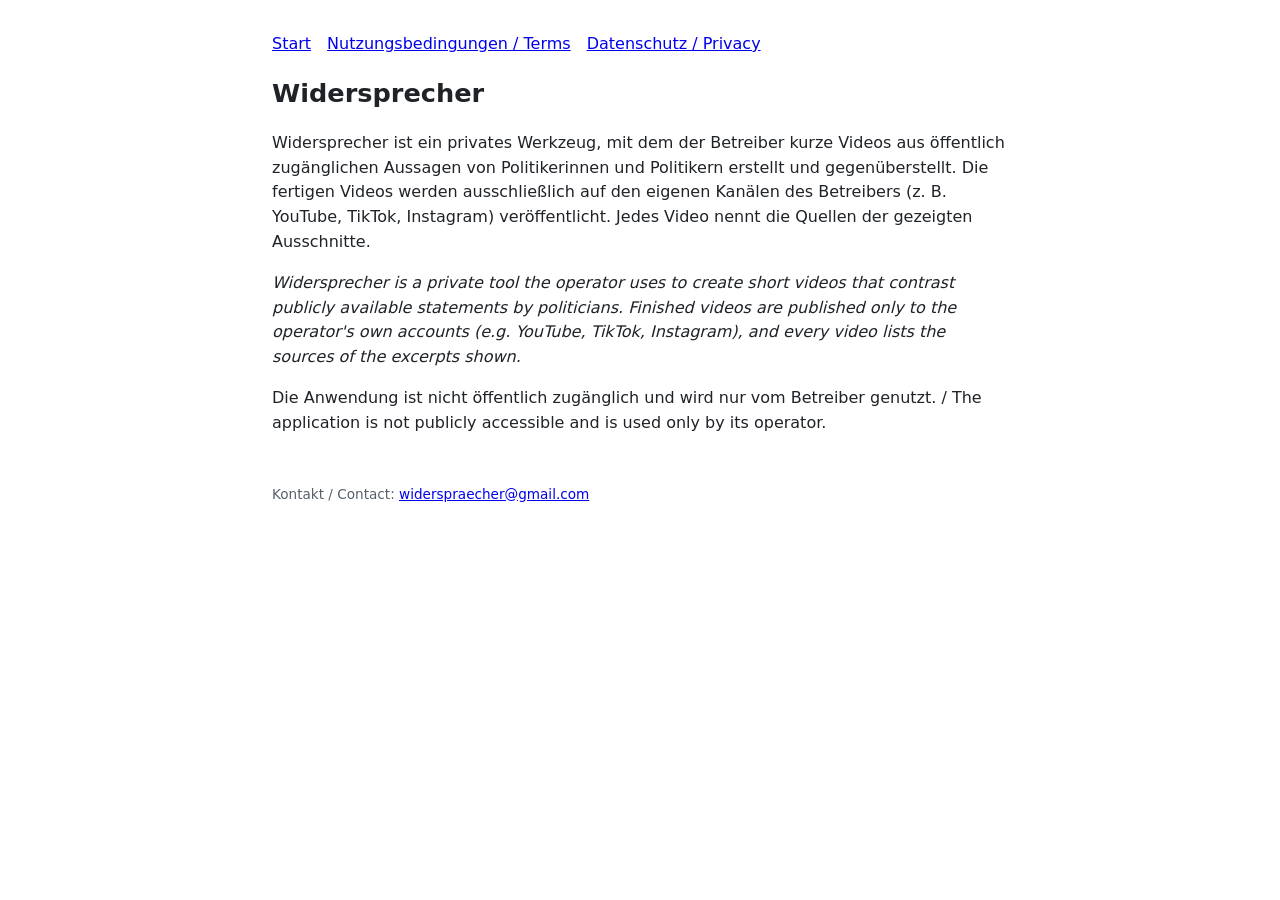
<file: index.html>
<!doctype html><html lang="de"><head><meta charset="utf-8"><meta name="viewport" content="width=device-width,initial-scale=1"><title>Widersprecher</title><link rel="stylesheet" href="style.css"></head><body>
<nav><a href="./">Start</a><a href="terms.html">Nutzungsbedingungen / Terms</a><a href="privacy.html">Datenschutz / Privacy</a></nav>
<h1>Widersprecher</h1>
<p>Widersprecher ist ein privates Werkzeug, mit dem der Betreiber kurze Videos aus öffentlich zugänglichen Aussagen von Politikerinnen und Politikern erstellt und gegenüberstellt. Die fertigen Videos werden ausschließlich auf den eigenen Kanälen des Betreibers (z.&nbsp;B. YouTube, TikTok, Instagram) veröffentlicht. Jedes Video nennt die Quellen der gezeigten Ausschnitte.</p>
<p lang="en"><em>Widersprecher is a private tool the operator uses to create short videos that contrast publicly available statements by politicians. Finished videos are published only to the operator's own accounts (e.g. YouTube, TikTok, Instagram), and every video lists the sources of the excerpts shown.</em></p>
<p>Die Anwendung ist nicht öffentlich zugänglich und wird nur vom Betreiber genutzt. / <span lang="en">The application is not publicly accessible and is used only by its operator.</span></p>
<footer>Kontakt / Contact: <a href="mailto:widerspraecher@gmail.com">widerspraecher@gmail.com</a></footer>
</body></html>
</file>
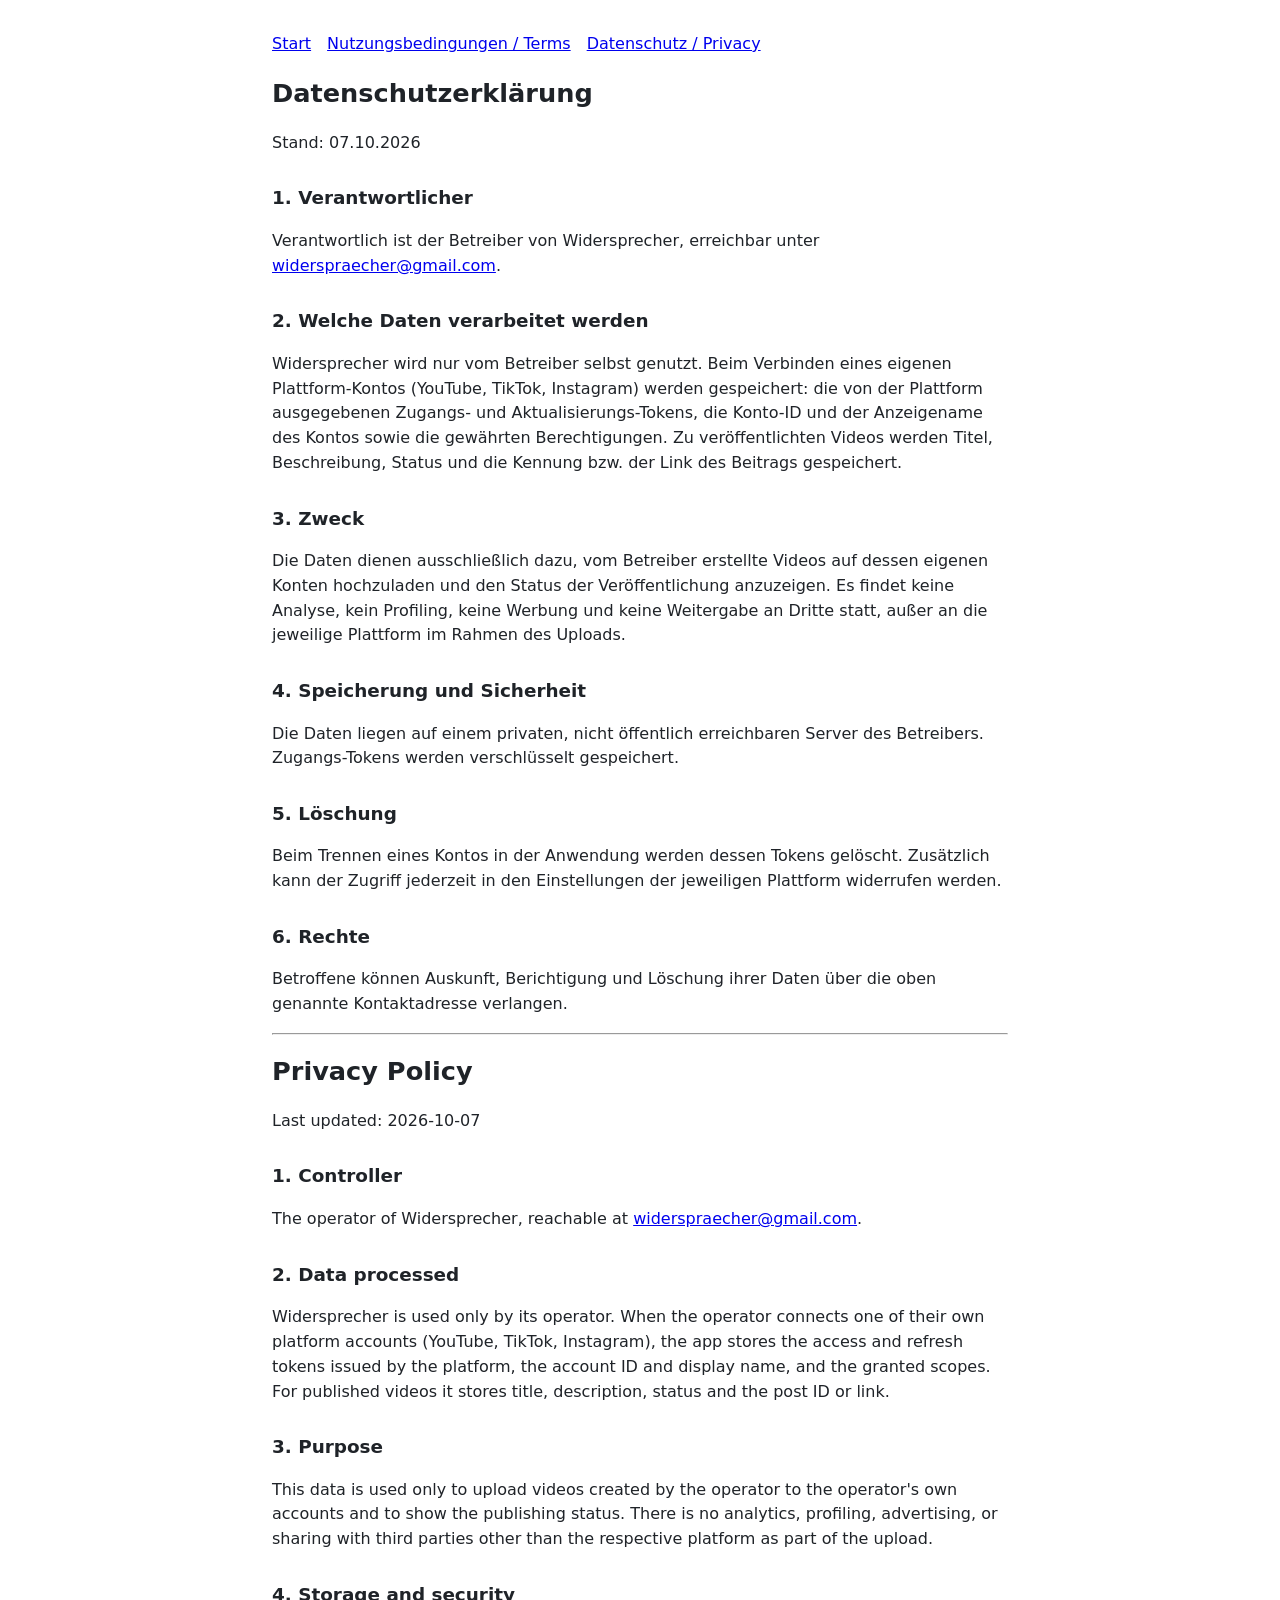
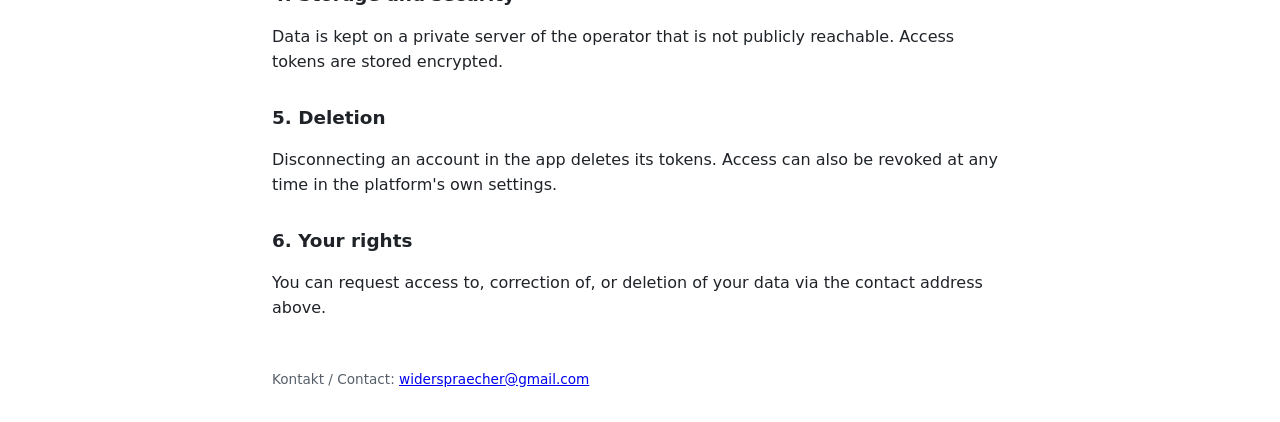
<file: privacy.html>
<!doctype html><html lang="de"><head><meta charset="utf-8"><meta name="viewport" content="width=device-width,initial-scale=1"><title>Datenschutz – Widersprecher</title><link rel="stylesheet" href="style.css"></head><body>
<nav><a href="./">Start</a><a href="terms.html">Nutzungsbedingungen / Terms</a><a href="privacy.html">Datenschutz / Privacy</a></nav>
<h1>Datenschutzerklärung</h1>
<p>Stand: 07.10.2026</p>
<h2>1. Verantwortlicher</h2>
<p>Verantwortlich ist der Betreiber von Widersprecher, erreichbar unter <a href="mailto:widerspraecher@gmail.com">widerspraecher@gmail.com</a>.</p>
<h2>2. Welche Daten verarbeitet werden</h2>
<p>Widersprecher wird nur vom Betreiber selbst genutzt. Beim Verbinden eines eigenen Plattform-Kontos (YouTube, TikTok, Instagram) werden gespeichert: die von der Plattform ausgegebenen Zugangs- und Aktualisierungs-Tokens, die Konto-ID und der Anzeigename des Kontos sowie die gewährten Berechtigungen. Zu veröffentlichten Videos werden Titel, Beschreibung, Status und die Kennung bzw. der Link des Beitrags gespeichert.</p>
<h2>3. Zweck</h2>
<p>Die Daten dienen ausschließlich dazu, vom Betreiber erstellte Videos auf dessen eigenen Konten hochzuladen und den Status der Veröffentlichung anzuzeigen. Es findet keine Analyse, kein Profiling, keine Werbung und keine Weitergabe an Dritte statt, außer an die jeweilige Plattform im Rahmen des Uploads.</p>
<h2>4. Speicherung und Sicherheit</h2>
<p>Die Daten liegen auf einem privaten, nicht öffentlich erreichbaren Server des Betreibers. Zugangs-Tokens werden verschlüsselt gespeichert.</p>
<h2>5. Löschung</h2>
<p>Beim Trennen eines Kontos in der Anwendung werden dessen Tokens gelöscht. Zusätzlich kann der Zugriff jederzeit in den Einstellungen der jeweiligen Plattform widerrufen werden.</p>
<h2>6. Rechte</h2>
<p>Betroffene können Auskunft, Berichtigung und Löschung ihrer Daten über die oben genannte Kontaktadresse verlangen.</p>
<hr>
<h1 lang="en">Privacy Policy</h1>
<div lang="en">
<p>Last updated: 2026-10-07</p>
<h2>1. Controller</h2>
<p>The operator of Widersprecher, reachable at <a href="mailto:widerspraecher@gmail.com">widerspraecher@gmail.com</a>.</p>
<h2>2. Data processed</h2>
<p>Widersprecher is used only by its operator. When the operator connects one of their own platform accounts (YouTube, TikTok, Instagram), the app stores the access and refresh tokens issued by the platform, the account ID and display name, and the granted scopes. For published videos it stores title, description, status and the post ID or link.</p>
<h2>3. Purpose</h2>
<p>This data is used only to upload videos created by the operator to the operator's own accounts and to show the publishing status. There is no analytics, profiling, advertising, or sharing with third parties other than the respective platform as part of the upload.</p>
<h2>4. Storage and security</h2>
<p>Data is kept on a private server of the operator that is not publicly reachable. Access tokens are stored encrypted.</p>
<h2>5. Deletion</h2>
<p>Disconnecting an account in the app deletes its tokens. Access can also be revoked at any time in the platform's own settings.</p>
<h2>6. Your rights</h2>
<p>You can request access to, correction of, or deletion of your data via the contact address above.</p>
</div>
<footer>Kontakt / Contact: <a href="mailto:widerspraecher@gmail.com">widerspraecher@gmail.com</a></footer>
</body></html>
</file>
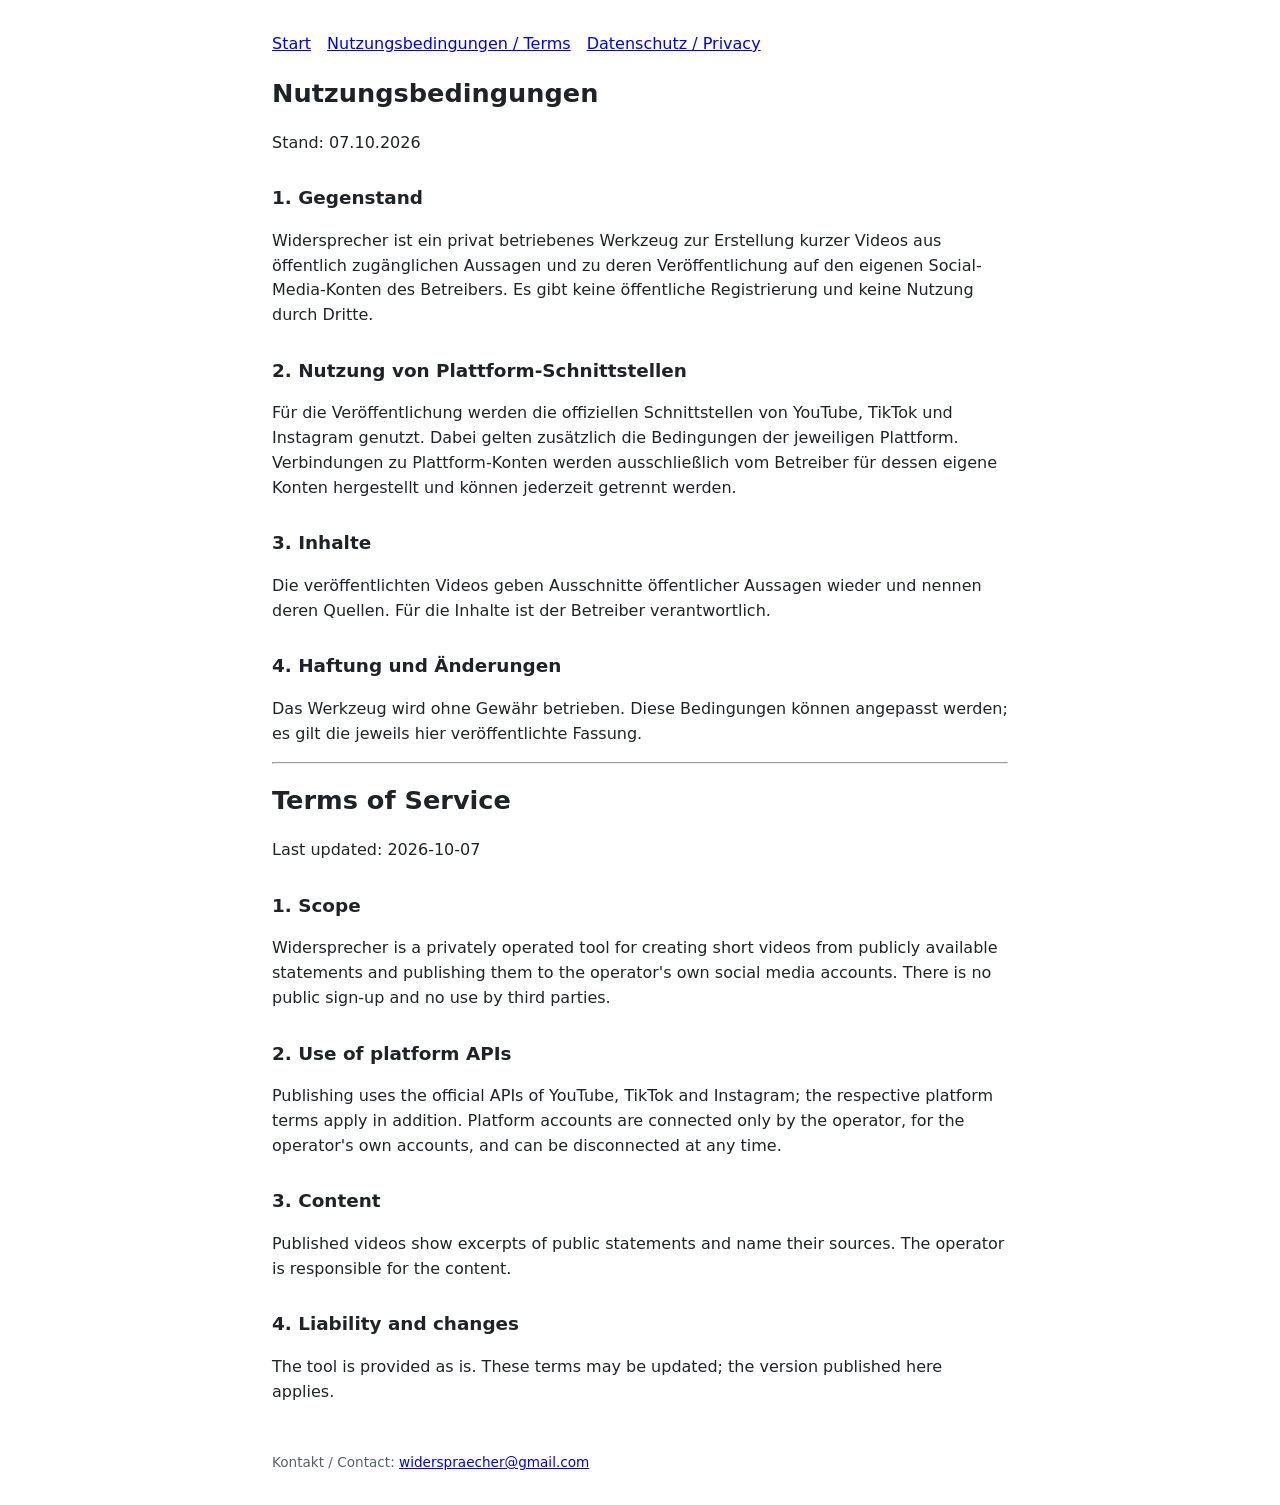
<file: terms.html>
<!doctype html><html lang="de"><head><meta charset="utf-8"><meta name="viewport" content="width=device-width,initial-scale=1"><title>Nutzungsbedingungen – Widersprecher</title><link rel="stylesheet" href="style.css"></head><body>
<nav><a href="./">Start</a><a href="terms.html">Nutzungsbedingungen / Terms</a><a href="privacy.html">Datenschutz / Privacy</a></nav>
<h1>Nutzungsbedingungen</h1>
<p>Stand: 07.10.2026</p>
<h2>1. Gegenstand</h2>
<p>Widersprecher ist ein privat betriebenes Werkzeug zur Erstellung kurzer Videos aus öffentlich zugänglichen Aussagen und zu deren Veröffentlichung auf den eigenen Social-Media-Konten des Betreibers. Es gibt keine öffentliche Registrierung und keine Nutzung durch Dritte.</p>
<h2>2. Nutzung von Plattform-Schnittstellen</h2>
<p>Für die Veröffentlichung werden die offiziellen Schnittstellen von YouTube, TikTok und Instagram genutzt. Dabei gelten zusätzlich die Bedingungen der jeweiligen Plattform. Verbindungen zu Plattform-Konten werden ausschließlich vom Betreiber für dessen eigene Konten hergestellt und können jederzeit getrennt werden.</p>
<h2>3. Inhalte</h2>
<p>Die veröffentlichten Videos geben Ausschnitte öffentlicher Aussagen wieder und nennen deren Quellen. Für die Inhalte ist der Betreiber verantwortlich.</p>
<h2>4. Haftung und Änderungen</h2>
<p>Das Werkzeug wird ohne Gewähr betrieben. Diese Bedingungen können angepasst werden; es gilt die jeweils hier veröffentlichte Fassung.</p>
<hr>
<h1 lang="en">Terms of Service</h1>
<div lang="en">
<p>Last updated: 2026-10-07</p>
<h2>1. Scope</h2>
<p>Widersprecher is a privately operated tool for creating short videos from publicly available statements and publishing them to the operator's own social media accounts. There is no public sign-up and no use by third parties.</p>
<h2>2. Use of platform APIs</h2>
<p>Publishing uses the official APIs of YouTube, TikTok and Instagram; the respective platform terms apply in addition. Platform accounts are connected only by the operator, for the operator's own accounts, and can be disconnected at any time.</p>
<h2>3. Content</h2>
<p>Published videos show excerpts of public statements and name their sources. The operator is responsible for the content.</p>
<h2>4. Liability and changes</h2>
<p>The tool is provided as is. These terms may be updated; the version published here applies.</p>
</div>
<footer>Kontakt / Contact: <a href="mailto:widerspraecher@gmail.com">widerspraecher@gmail.com</a></footer>
</body></html>
</file>
<file: style.css>
body{font-family:system-ui,-apple-system,Segoe UI,sans-serif;max-width:46rem;margin:2rem auto;padding:0 1rem;line-height:1.55;color:#1f2328;background:#fff}
h1{font-size:1.6rem}h2{font-size:1.15rem;margin-top:1.8rem}nav a{margin-right:1rem}footer{margin-top:3rem;font-size:.85rem;color:#57606a}
@media (prefers-color-scheme:dark){body{color:#e6edf3;background:#0d1117}a{color:#58a6ff}footer{color:#8b949e}}
</file>
